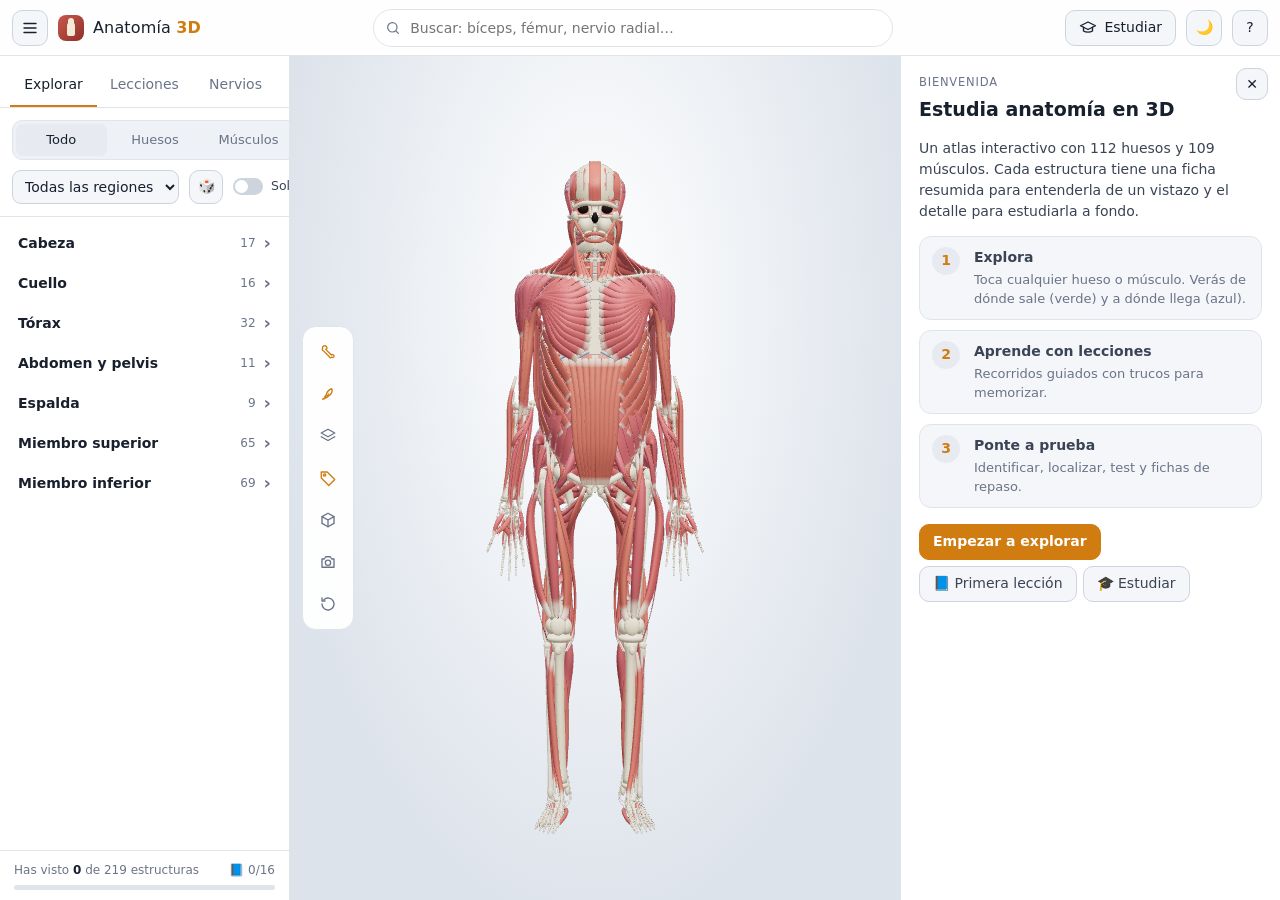
<file: index.html>
<!doctype html>
<html lang="es">
<head>
  <meta charset="utf-8" />
  <meta name="viewport" content="width=device-width, initial-scale=1, viewport-fit=cover" />
  <title>Anatomía 3D</title>
  <meta name="description" content="Atlas 3D interactivo de huesos y músculos para estudiar anatomía: orígenes, inserciones, inervación, irrigación, acciones, lecciones guiadas y modo estudio." />
  <meta name="theme-color" content="#0f1319" />
  <link rel="icon" href="data:image/svg+xml,%3Csvg xmlns='http://www.w3.org/2000/svg' viewBox='0 0 64 64'%3E%3Crect width='64' height='64' rx='14' fill='%23b8473e'/%3E%3Ccircle cx='32' cy='17' r='8' fill='%23f3ead8'/%3E%3Cpath d='M22 29h20l-3 15h-14z' fill='%23f3ead8'/%3E%3Cpath d='M26 44h4v12h-4zM34 44h4v12h-4z' fill='%23f3ead8'/%3E%3C/svg%3E" />
  <link rel="stylesheet" href="css/style.css" />
  <script type="importmap">{ "imports": { "three": "./vendor/three.module.min.js" } }</script>
</head>
<body>
  <header class="topbar">
    <button class="icon-btn" id="btnMenu" aria-label="Mostrar u ocultar el panel de navegación" title="Panel de navegación">
      <svg viewBox="0 0 24 24"><path d="M4 6h16M4 12h16M4 18h16" /></svg>
    </button>
    <div class="brand"><span class="logo"></span><span class="brand-name">Anatomía <b>3D</b></span></div>
    <div class="search">
      <svg class="search-ico" viewBox="0 0 24 24"><circle cx="11" cy="11" r="7" /><path d="m20 20-3.5-3.5" /></svg>
      <input id="search" type="search" placeholder="Buscar: bíceps, fémur, nervio radial…" autocomplete="off" aria-label="Buscar estructura" />
      <div id="searchResults" class="search-results" hidden></div>
    </div>
    <button class="btn study-btn" id="btnStudy" title="Modo estudio">
      <svg viewBox="0 0 24 24"><path d="M2 9l10-5 10 5-10 5z" /><path d="M6 11v5c3 2 9 2 12 0v-5" /></svg><span class="hide-sm">Estudiar</span>
    </button>
    <button class="icon-btn" id="btnTheme" aria-label="Cambiar tema" title="Tema claro">☀️</button>
    <button class="icon-btn" id="btnHelp" aria-label="Ayuda" title="Ayuda">?</button>
  </header>

  <!-- Panel izquierdo: navegación -->
  <aside class="side" id="side">
    <nav class="tabs" id="sideTabs" role="tablist">
      <button data-tab="explorar" class="on">Explorar</button>
      <button data-tab="lecciones">Lecciones</button>
      <button data-tab="nervios">Nervios</button>
    </nav>
    <section class="side-body" data-pane="explorar">
      <div class="filters">
        <div class="seg" id="typeFilter">
          <button data-type="todo" class="on">Todo</button>
          <button data-type="hueso">Huesos</button>
          <button data-type="musculo">Músculos</button>
          <button data-type="fav" title="Tus favoritos">★</button>
        </div>
        <div class="row">
          <select id="regionSelect" aria-label="Región"></select>
          <button class="icon-btn" id="btnRandom" title="Estructura al azar" aria-label="Estructura al azar">🎲</button>
          <label class="switch" title="Mostrar en el modelo solo la región elegida"><input type="checkbox" id="isolateRegion" /><span></span>Solo en 3D</label>
        </div>
      </div>
      <div class="list" id="list"></div>
    </section>
    <section class="side-body" data-pane="lecciones" hidden>
      <p class="pane-intro">Recorridos guiados paso a paso por los grupos que más se preguntan en los exámenes.</p>
      <div class="cards" id="lessonList"></div>
    </section>
    <section class="side-body" data-pane="nervios" hidden>
      <p class="pane-intro">Elige un nervio para ver en el modelo todos los músculos que inerva y qué pasa si se lesiona.</p>
      <div class="cards" id="nerveList"></div>
    </section>
    <footer class="progress" id="progress"></footer>
  </aside>

  <!-- Visor 3D -->
  <main class="stage" id="stage">
    <canvas id="canvas"></canvas>
    <div id="labels" class="labels"></div>
    <div id="tooltip" class="tooltip" hidden></div>
    <div id="loading" class="loading"><div class="spinner"></div><p>Construyendo el modelo anatómico…</p></div>

    <div class="toolbar" id="toolbar">
      <button class="tool on" data-tool="bones" title="Mostrar huesos"><svg viewBox="0 0 24 24"><path d="M7 4a2 2 0 0 0-2 3 2 2 0 0 0 1 3.5l7.5 7.5a2 2 0 0 0 3.5 1 2 2 0 0 0 3-2 2 2 0 0 0-3.5-1L9 8.5A2 2 0 0 0 7 4z" /></svg><span>Huesos</span></button>
      <button class="tool on" data-tool="muscles" title="Mostrar músculos"><svg viewBox="0 0 24 24"><path d="M5 19c3-1 4-4 5-7s3-6 7-7c1 3 0 6-2 8s-5 4-10 6z" /><path d="M8 15c2 0 4-1 5-3" /></svg><span>Músculos</span></button>
      <button class="tool" data-tool="layers" title="Capas, lado y transparencia"><svg viewBox="0 0 24 24"><path d="m12 3 9 5-9 5-9-5z" /><path d="m3 13 9 5 9-5" /></svg><span>Capas</span></button>
      <button class="tool on" data-tool="labels" title="Etiquetas con nombres"><svg viewBox="0 0 24 24"><path d="M3 12V4h8l10 10-8 8z" /><circle cx="7.5" cy="8" r="1.5" /></svg><span>Nombres</span></button>
      <button class="tool" data-tool="views" title="Vistas de cámara"><svg viewBox="0 0 24 24"><path d="M12 3 4 7.5v9L12 21l8-4.5v-9z" /><path d="m4 7.5 8 4.5 8-4.5M12 12v9" /></svg><span>Vistas</span></button>
      <button class="tool" data-tool="shot" title="Guardar imagen"><svg viewBox="0 0 24 24"><path d="M4 8h3l2-3h6l2 3h3v11H4z" /><circle cx="12" cy="13" r="3.5" /></svg><span>Foto</span></button>
      <button class="tool" data-tool="reset" title="Restablecer todo"><svg viewBox="0 0 24 24"><path d="M4 12a8 8 0 1 0 2.5-5.8" /><path d="M4 4v4h4" /></svg><span>Reiniciar</span></button>
    </div>

    <div class="pop" id="popLayers" hidden>
      <div class="pop-title">Profundidad muscular</div>
      <div class="seg small" id="depthSeg">
        <button data-d="1" class="on">Todas</button>
        <button data-d="2">Sin superficial</button>
        <button data-d="3">Profunda</button>
      </div>
      <div class="pop-title">Lado del cuerpo</div>
      <div class="seg small" id="sideSeg">
        <button data-s="ambos" class="on">Ambos</button>
        <button data-s="d">Derecho</button>
        <button data-s="i">Izquierdo</button>
      </div>
      <div class="pop-title">Transparencia de músculos</div>
      <input type="range" id="muscleOpacity" min="0.1" max="1" step="0.05" value="1" aria-label="Opacidad de los músculos" />
      <div class="pop-title">Corte anatómico</div>
      <div class="seg small" id="cutSeg">
        <button data-c="none" class="on">Ninguno</button>
        <button data-c="sagital" title="Separa derecha e izquierda">Sagital</button>
        <button data-c="coronal" title="Separa delante y detrás">Coronal</button>
        <button data-c="transversal" title="Separa arriba y abajo">Transv.</button>
      </div>
      <div class="row" id="cutRow" hidden>
        <input type="range" id="cutPos" min="0" max="1" step="0.005" value="0.5" aria-label="Posición del corte" />
        <button class="icon-btn" id="cutFlip" title="Ver el otro lado del corte" aria-label="Invertir corte">⇄</button>
      </div>
      <label class="switch"><input type="checkbox" id="showCart" checked /><span></span>Cartílagos y dientes</label>
      <label class="switch"><input type="checkbox" id="dimOthers" checked /><span></span>Atenuar lo no seleccionado</label>
    </div>
    <div class="pop" id="popViews" hidden>
      <div class="views-grid">
        <button data-view="front">Anterior</button>
        <button data-view="back">Posterior</button>
        <button data-view="right">Lateral der.</button>
        <button data-view="left">Lateral izq.</button>
        <button data-view="top">Superior</button>
        <button data-view="fit">Encuadrar</button>
      </div>
      <label class="switch"><input type="checkbox" id="autoRotate" /><span></span>Girar automáticamente</label>
    </div>

    <div class="legend" id="legend" hidden></div>
    <div class="toast" id="toast" hidden></div>
  </main>

  <!-- Panel derecho / hoja inferior en móvil: ficha, lección, nervio o estudio -->
  <aside class="sheet" id="sheet" aria-live="polite">
    <div class="sheet-grip" id="sheetGrip" aria-label="Ampliar o reducir"><span></span></div>
    <button class="icon-btn sheet-close" id="sheetClose" aria-label="Cerrar">✕</button>
    <button class="sheet-back" id="sheetBack" hidden>← <span></span></button>
    <div class="sheet-body" id="sheetBody"></div>
  </aside>

  <div class="modal" id="help" hidden>
    <div class="modal-box">
      <button class="icon-btn modal-close" id="helpClose" aria-label="Cerrar">✕</button>
      <h2>Cómo usar Anatomía 3D</h2>
      <div class="help-grid">
        <div><b>🖱️ Mover el modelo</b><p>Arrastra para girar, rueda o pellizco para acercar, clic derecho o dos dedos para desplazar.</p></div>
        <div><b>👆 Seleccionar</b><p>Toca una estructura del modelo o de la lista. Doble toque para acercarte a ella.</p></div>
        <div><b>🎨 Colores</b><p><span class="sw sw-s"></span> seleccionado · <span class="sw sw-o"></span> origen · <span class="sw sw-i"></span> inserción · <span class="sw sw-a"></span> articulación.</p></div>
        <div><b>🧅 Capas</b><p>Retira la capa superficial para ver los músculos profundos, o vuelve transparentes los músculos.</p></div>
        <div><b>📘 Lecciones</b><p>Recorridos guiados con trucos para memorizar (manguito rotador, cuádriceps, carpo…).</p></div>
        <div><b>⚡ Nervios</b><p>Elige un nervio y verás todos los músculos que inerva y qué ocurre si se lesiona.</p></div>
        <div><b>🎓 Estudiar</b><p>Identificar, localizar, preguntas tipo test y fichas con repaso espaciado.</p></div>
        <div><b>🔪 Corte anatómico</b><p>En Capas puedes cortar el cuerpo en un plano sagital, coronal o transversal y moverlo para ver por dentro.</p></div>
        <div><b>★ Favoritos</b><p>Guarda las estructuras que te cuestan, fíltralas en la lista y estúdialas en el modo estudio.</p></div>
        <div><b>📝 Examen</b><p>10 preguntas seguidas con nota final y lista de lo que debes repasar. Puedes imprimir cualquier ficha 🖨.</p></div>
        <div><b>⌨️ Atajos</b><p><kbd>/</kbd> buscar · <kbd>Esc</kbd> deseleccionar · <kbd>←</kbd><kbd>→</kbd> pasos de lección · <kbd>F</kbd> centrar · <kbd>H</kbd> ocultar.</p></div>
      </div>
      <p class="muted small">Modelo anatómico esquemático generado por código con fines de estudio: las formas son simplificadas. Los datos siguen la terminología anatómica estándar; contrasta siempre con tu atlas de referencia. Tus notas, progreso y fichas se guardan solo en este navegador.</p>
    </div>
  </div>

  <script type="module" src="js/main.js"></script>
</body>
</html>
</file>
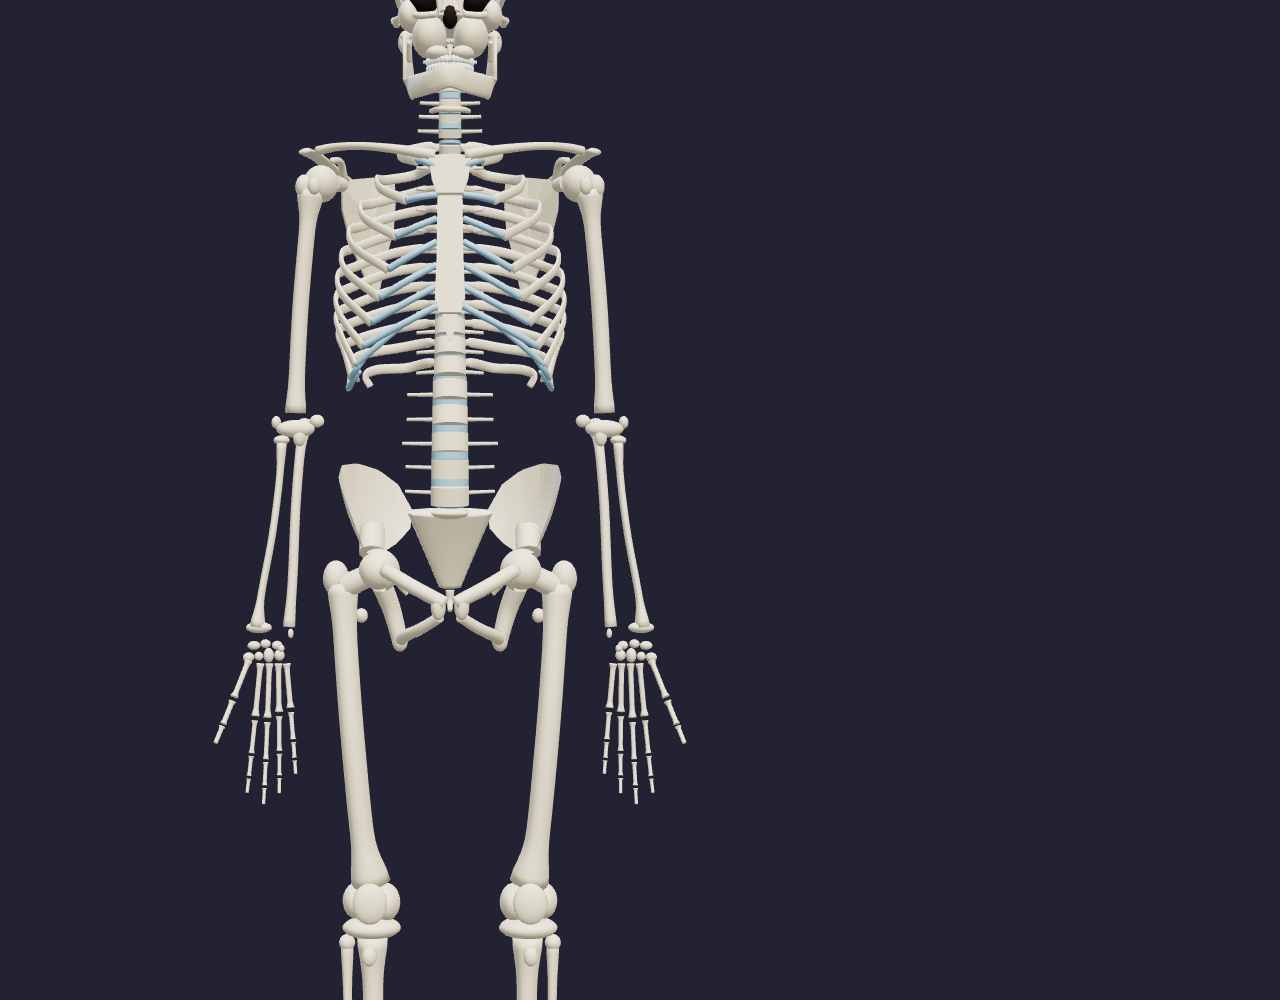
<file: dev/preview.html>
<!doctype html><html><head><meta charset="utf-8"><style>body{margin:0;background:#223}</style>
<script type="importmap">{"imports":{"three":"../vendor/three.module.min.js"}}</script></head><body>
<script type="module">
import * as THREE from 'three';
import { muscleMaterial, boneMaterial, setupEnvironment } from '../js/materials.js';
import { buildSkeleton, buildCartilage, buildTeeth, buildCavities } from '../js/model/skeleton.js';
const q = new URLSearchParams(location.search);
const view = q.get('view')||'front', tgt=(q.get('t')||'0,100,0').split(',').map(Number), dist=+(q.get('d')||230);
const r = new THREE.WebGLRenderer({antialias:true}); r.setSize(900,1000); document.body.appendChild(r.domElement);
const sc = new THREE.Scene(); sc.background=new THREE.Color('#223');
setupEnvironment(r, sc);
const bm = boneMaterial('#e9dfc6');
window.errs=[];
try{
for (const p of buildSkeleton()) { const m=new THREE.Mesh(p.geo,bm); sc.add(m);}
sc.add(new THREE.Mesh(buildTeeth(), new THREE.MeshStandardMaterial({color:'#fffdf5'}))); sc.add(new THREE.Mesh(buildCavities(), new THREE.MeshStandardMaterial({color:'#2a1d1a'})));
sc.add(new THREE.Mesh(buildCartilage(), new THREE.MeshStandardMaterial({color:'#9fc3d6'})));
if (q.get('muscles')) { const mod = await import('../js/model/muscles.js'); for (const p of mod.buildMuscles()) { const m=new THREE.Mesh(p.geo,muscleMaterial(new THREE.Color().setHSL(0.99+Math.random()*0.025,0.62,0.33+Math.random()*0.05))); if(!q.get('only')||p.id.includes(q.get('only'))) sc.add(m);} }
}catch(e){window.errs.push(String(e.stack||e));}
const cam = new THREE.PerspectiveCamera(30,0.9,1,2000);
const dirs={front:[0,0,1],back:[0,0,-1],right:[-1,0,0],left:[1,0,0],top:[0,1,0.01],q:[0.7,0.2,0.7],bottom:[0,-1,0.01]};
const d=new THREE.Vector3(...dirs[view]).normalize().multiplyScalar(dist);
cam.position.set(tgt[0]+d.x,tgt[1]+d.y,tgt[2]+d.z); cam.lookAt(...tgt);
r.render(sc,cam); window.done=true;
</script></body></html>
</file>
<file: css/style.css>
:root {
  --bg: #0f1319;
  --surface: #151a22;
  --surface2: #1b212b;
  --raise: #222a36;
  --line: #262e3b;
  --line2: #323c4c;
  --text: #e8ecf2;
  --text2: #b9c2d0;
  --muted: #8691a4;
  --accent: #f0a63a;
  --accent-soft: rgba(240, 166, 58, 0.14);
  --orig: #3ccf7e;
  --ins: #4e9bff;
  --both: #ffd35a;
  --art: #b083ff;
  --les: #e8c48f;
  --info: #5cc8ff;
  --bone: #e9dfc6;
  --muscle: #c4544a;
  --r: 12px;
  --side-w: 290px;
  --sheet-w: 380px;
  --top-h: 56px;
  --safe-b: env(safe-area-inset-bottom, 0px);
  color-scheme: dark;
}
* { box-sizing: border-box; }
[hidden] { display: none !important; }
html, body { height: 100%; margin: 0; }
body {
  background: var(--bg);
  color: var(--text);
  font: 14px/1.5 system-ui, -apple-system, 'Segoe UI', Roboto, Ubuntu, sans-serif;
  overflow: hidden;
  -webkit-tap-highlight-color: transparent;
}
button { font: inherit; color: inherit; cursor: pointer; }
input, select, textarea { font: inherit; color: inherit; }
svg { width: 18px; height: 18px; fill: none; stroke: currentColor; stroke-width: 1.8; stroke-linecap: round; stroke-linejoin: round; flex: none; }
.muted { color: var(--muted); }
.small { font-size: 12px; }
kbd { background: var(--raise); border: 1px solid var(--line2); border-radius: 4px; padding: 0 5px; font-size: 12px; }

/* ---------------- Barra superior ---------------- */
.topbar {
  position: fixed; inset: 0 0 auto 0; height: var(--top-h); z-index: 40;
  display: flex; align-items: center; gap: 10px; padding: 0 12px;
  background: rgba(15, 19, 25, 0.92); backdrop-filter: blur(10px);
  border-bottom: 1px solid var(--line);
}
.brand { display: flex; align-items: center; gap: 9px; font-size: 16px; white-space: nowrap; letter-spacing: .01em; }
.brand b { color: var(--accent); font-weight: 700; }
.logo { width: 26px; height: 26px; border-radius: 8px; background: linear-gradient(135deg, #c9584d, #8e3029); position: relative; }
.logo::after { content: ''; position: absolute; inset: 7px 9px 5px; border-radius: 4px 4px 2px 2px; background: #f3ead8; box-shadow: 0 -5px 0 -1px #f3ead8; }
.search { position: relative; flex: 1; max-width: 520px; margin: 0 auto; }
.search-ico { position: absolute; left: 12px; top: 50%; transform: translateY(-50%); color: var(--muted); width: 16px; height: 16px; }
.search input {
  width: 100%; height: 38px; padding: 0 14px 0 36px; border-radius: 19px;
  background: var(--surface); border: 1px solid var(--line); outline: none; transition: border-color .15s;
}
.search input:focus { border-color: var(--accent); }
.search-results {
  position: absolute; top: 44px; left: 0; right: 0; max-height: 62vh; overflow: auto; z-index: 50;
  background: var(--surface2); border: 1px solid var(--line2); border-radius: var(--r);
  box-shadow: 0 16px 40px rgba(0,0,0,.5); padding: 4px;
}
.search-results button { display: flex; width: 100%; text-align: left; gap: 10px; align-items: center; padding: 8px 10px; border: 0; background: none; border-radius: 8px; }
.search-results button:hover, .search-results button.active { background: var(--raise); }
.search-results small { color: var(--muted); }
.btn {
  height: 36px; padding: 0 13px; border-radius: 10px; border: 1px solid var(--line2);
  background: var(--surface2); display: inline-flex; align-items: center; gap: 7px; white-space: nowrap; transition: background .15s, border-color .15s;
}
.btn:hover { background: var(--raise); }
.btn.primary { background: var(--accent); color: #241603; border-color: var(--accent); font-weight: 600; }
.btn.ghost { background: transparent; }
.btn.sm { height: 30px; font-size: 12.5px; padding: 0 10px; }
.study-btn.on { background: var(--accent); color: #241603; border-color: var(--accent); }
.icon-btn { width: 36px; height: 36px; border-radius: 10px; border: 1px solid var(--line2); background: var(--surface2); display: grid; place-items: center; flex: none; }
.icon-btn:hover { background: var(--raise); }

/* ---------------- Panel lateral ---------------- */
.side {
  position: fixed; top: var(--top-h); bottom: 0; left: 0; width: var(--side-w); z-index: 30;
  background: var(--surface); border-right: 1px solid var(--line);
  display: flex; flex-direction: column; transition: transform .25s ease;
}
body.side-closed .side { transform: translateX(-102%); }
.tabs { display: flex; gap: 4px; padding: 10px 10px 0; border-bottom: 1px solid var(--line); }
.tabs button { flex: 1; border: 0; background: none; padding: 8px 4px 10px; color: var(--muted); border-bottom: 2px solid transparent; font-weight: 500; }
.tabs button.on { color: var(--text); border-bottom-color: var(--accent); }
.side-body { flex: 1; overflow: auto; display: flex; flex-direction: column; min-height: 0; }
.filters { padding: 12px; display: grid; gap: 10px; border-bottom: 1px solid var(--line); }
.row { display: flex; gap: 10px; align-items: center; }
select {
  flex: 1; height: 34px; border-radius: 9px; border: 1px solid var(--line2); background: var(--surface2); padding: 0 8px; min-width: 0;
}
.seg { display: flex; background: var(--bg); border: 1px solid var(--line); border-radius: 10px; padding: 3px; gap: 3px; }
.seg button { flex: 1; border: 0; background: none; padding: 6px 6px; border-radius: 7px; color: var(--muted); font-size: 13px; }
.seg button.on { background: var(--raise); color: var(--text); box-shadow: 0 1px 0 rgba(255,255,255,.04) inset; }
.seg.small button { padding: 4px 6px; font-size: 12px; }
.switch { display: flex; align-items: center; gap: 8px; font-size: 12.5px; color: var(--text2); cursor: pointer; user-select: none; white-space: nowrap; }
.switch input { position: absolute; opacity: 0; pointer-events: none; }
.switch span { width: 30px; height: 17px; border-radius: 9px; background: var(--line2); position: relative; flex: none; transition: background .15s; }
.switch span::after { content: ''; position: absolute; left: 2px; top: 2px; width: 13px; height: 13px; border-radius: 50%; background: #d7dde7; transition: transform .15s; }
.switch input:checked + span { background: var(--accent); }
.switch input:checked + span::after { transform: translateX(13px); background: #fff; }
.switch input:focus-visible + span { outline: 2px solid var(--accent); outline-offset: 2px; }
.list { padding: 6px 8px 16px; }
.list details { margin: 1px 0; }
.list summary {
  list-style: none; cursor: pointer; padding: 9px 10px; border-radius: 9px; font-weight: 600; display: flex; gap: 8px; align-items: center;
}
.list summary::-webkit-details-marker { display: none; }
.list summary .count { margin-left: auto; color: var(--muted); font-weight: 400; font-size: 12px; }
.list summary::after { content: '›'; color: var(--muted); transition: transform .15s; font-size: 18px; line-height: 1; }
.list details[open] > summary::after { transform: rotate(90deg); }
.list summary:hover { background: var(--surface2); }
.list .grp { margin: 8px 0 2px 12px; font-size: 11px; text-transform: uppercase; letter-spacing: .06em; color: var(--muted); }
.list .item {
  display: flex; align-items: center; gap: 9px; width: 100%; text-align: left; border: 0; background: none; padding: 6px 10px 6px 14px; border-radius: 8px; color: var(--text2);
}
.list .item:hover { background: var(--surface2); color: var(--text); }
.list .item.sel { background: var(--accent-soft); color: var(--text); font-weight: 500; }
.list .item .seen { margin-left: auto; color: var(--orig); font-size: 11px; opacity: .8; }
.dot { width: 8px; height: 8px; border-radius: 50%; flex: none; }
.dot.hueso { background: var(--bone); }
.dot.musculo { background: var(--muscle); }
.dot.nervio { background: #ffe066; }
.pane-intro { margin: 12px 14px 4px; color: var(--muted); font-size: 13px; }
.cards { display: grid; gap: 8px; padding: 10px 12px 16px; }
.card-btn {
  text-align: left; border: 1px solid var(--line); background: var(--surface2); border-radius: var(--r); padding: 11px 12px; display: grid; gap: 4px; transition: border-color .15s, background .15s;
}
.card-btn:hover { border-color: var(--line2); background: var(--raise); }
.card-btn.on { border-color: var(--accent); background: var(--accent-soft); }
.card-btn b { font-size: 14px; }
.card-btn small { color: var(--muted); }
.card-meta { display: flex; gap: 6px; flex-wrap: wrap; }
.progress { padding: 10px 14px calc(10px + var(--safe-b)); border-top: 1px solid var(--line); font-size: 12px; color: var(--muted); display: grid; gap: 6px; }
.bar { height: 5px; border-radius: 3px; background: var(--line); overflow: hidden; }
.bar i { display: block; height: 100%; background: linear-gradient(90deg, var(--accent), #ffd27a); border-radius: 3px; transition: width .3s; }

/* ---------------- Visor ---------------- */
.stage {
  position: fixed; top: var(--top-h); bottom: 0; left: var(--side-w); right: 0;
  background: radial-gradient(ellipse at 50% 30%, #1d2531 0%, #10141b 72%);
  transition: left .25s ease, right .25s ease;
}
body.side-closed .stage { left: 0; }
body.sheet-open .stage { right: var(--sheet-w); }
#canvas { width: 100%; height: 100%; display: block; touch-action: none; outline: none; cursor: grab; }
#canvas:active { cursor: grabbing; }
.labels { position: absolute; inset: 0; pointer-events: none; overflow: hidden; }
.lbl {
  position: absolute; left: 0; top: 0; pointer-events: auto; cursor: pointer;
  font-size: 11.5px; padding: 2px 8px; border-radius: 999px; white-space: nowrap;
  background: rgba(12, 15, 21, .82); border: 1px solid var(--line2); color: var(--text);
  transform: translate(-50%, -50%); will-change: transform;
}
.lbl::before { content: ''; display: inline-block; width: 7px; height: 7px; border-radius: 50%; margin-right: 6px; background: var(--c, var(--accent)); vertical-align: 0; }
.lbl.main { font-weight: 600; font-size: 12.5px; border-color: var(--accent); }
.tooltip {
  position: absolute; pointer-events: none; z-index: 5; padding: 5px 10px; border-radius: 8px; font-size: 12px;
  background: rgba(10, 13, 19, .92); border: 1px solid var(--line2); white-space: nowrap; transform: translate(14px, 14px);
}
.loading { position: absolute; inset: 0; display: grid; place-content: center; text-align: center; gap: 10px; color: var(--muted); z-index: 6; }
.loading.done { display: none; }
.spinner { width: 38px; height: 38px; margin: 0 auto; border-radius: 50%; border: 3px solid var(--line2); border-top-color: var(--accent); animation: spin 1s linear infinite; }
@keyframes spin { to { transform: rotate(360deg); } }

.toolbar {
  position: absolute; left: 12px; top: 50%; transform: translateY(-50%); z-index: 4;
  display: flex; flex-direction: column; gap: 2px; padding: 5px;
  background: rgba(21, 26, 34, .88); backdrop-filter: blur(8px); border: 1px solid var(--line); border-radius: 14px;
}
.tool { position: relative; width: 40px; height: 40px; border: 0; background: none; border-radius: 10px; display: grid; place-items: center; color: var(--muted); }
.tool:hover { background: var(--raise); color: var(--text); }
.tool.on { color: var(--accent); }
.tool.active { background: var(--raise); color: var(--text); }
.tool span {
  position: absolute; left: 48px; top: 50%; transform: translateY(-50%); white-space: nowrap; pointer-events: none;
  background: rgba(10,13,19,.94); border: 1px solid var(--line2); padding: 3px 8px; border-radius: 7px; font-size: 12px; color: var(--text);
  opacity: 0; transition: opacity .12s;
}
.tool:hover span { opacity: 1; }
.pop {
  position: absolute; left: 66px; top: 50%; transform: translateY(-50%); z-index: 5; width: 250px; display: grid; gap: 8px; padding: 12px;
  background: rgba(21, 26, 34, .97); border: 1px solid var(--line2); border-radius: 14px; box-shadow: 0 14px 34px rgba(0,0,0,.45);
}
.pop-title { font-size: 11.5px; color: var(--muted); text-transform: uppercase; letter-spacing: .05em; margin-top: 2px; }
.pop input[type=range] { width: 100%; accent-color: var(--accent); }
.views-grid { display: grid; grid-template-columns: 1fr 1fr; gap: 6px; }
.views-grid button { border: 1px solid var(--line2); background: var(--surface2); border-radius: 9px; padding: 7px; font-size: 12.5px; }
.views-grid button:hover { background: var(--raise); }
.legend {
  position: absolute; left: 50%; bottom: calc(14px + var(--safe-b)); transform: translateX(-50%); z-index: 3;
  display: flex; gap: 12px; flex-wrap: wrap; justify-content: center; padding: 6px 12px; max-width: calc(100% - 24px);
  background: rgba(21, 26, 34, .85); border: 1px solid var(--line); border-radius: 999px; font-size: 12px; color: var(--text2);
}
.legend span { display: inline-flex; align-items: center; gap: 6px; white-space: nowrap; }
.sw { display: inline-block; width: 10px; height: 10px; border-radius: 3px; flex: none; }
.sw-s { background: var(--accent); }
.sw-o { background: var(--orig); }
.sw-i { background: var(--ins); }
.sw-b { background: var(--both); }
.sw-a { background: var(--art); }
.sw-l { background: var(--les); }
.toast {
  position: absolute; left: 50%; top: 14px; transform: translateX(-50%); z-index: 6; max-width: min(460px, calc(100% - 24px));
  background: rgba(21, 26, 34, .96); border: 1px solid var(--line2); border-radius: 12px; padding: 9px 14px; font-size: 13px; color: var(--text2); text-align: center;
  box-shadow: 0 10px 26px rgba(0,0,0,.4);
}

/* ---------------- Ficha (panel derecho) ---------------- */
.sheet {
  position: fixed; top: var(--top-h); bottom: 0; right: 0; width: var(--sheet-w); z-index: 30;
  background: var(--surface); border-left: 1px solid var(--line);
  transform: translateX(102%); transition: transform .25s ease;
  display: flex; flex-direction: column;
}
body.sheet-open .sheet { transform: none; }
.sheet-grip { display: none; }
.sheet-close { position: absolute; top: 12px; right: 12px; z-index: 2; width: 32px; height: 32px; }
.sheet-back { align-self: flex-start; margin: 12px 56px 0 14px; border: 0; background: var(--surface2); border-radius: 8px; padding: 4px 10px; font-size: 12.5px; color: var(--text2); max-width: calc(100% - 80px); overflow: hidden; text-overflow: ellipsis; white-space: nowrap; }
.sheet-back:hover { color: var(--text); background: var(--raise); }
.sheet-body { flex: 1; overflow: auto; padding: 18px 18px calc(24px + var(--safe-b)); overscroll-behavior: contain; }
.kicker { font-size: 11.5px; text-transform: uppercase; letter-spacing: .07em; color: var(--muted); display: flex; gap: 6px; align-items: center; margin-bottom: 4px; padding-right: 40px; }
.title { margin: 0; font-size: 21px; line-height: 1.2; padding-right: 36px; }
.latin { color: var(--muted); font-style: italic; margin-top: 3px; font-size: 13px; }
.peek-line { display: none; margin: 6px 0 0; color: var(--text2); font-size: 13.5px; }
.chips { display: flex; flex-wrap: wrap; gap: 6px; margin: 10px 0 0; }
.chip { font-size: 11.5px; padding: 2px 9px; border-radius: 999px; background: var(--surface2); color: var(--text2); border: 1px solid var(--line); }
.side-switch { display: inline-flex; margin-top: 12px; }
.ptabs { display: flex; gap: 2px; margin: 14px -18px 0; padding: 0 12px; border-bottom: 1px solid var(--line); overflow-x: auto; scrollbar-width: none; position: sticky; top: -18px; background: var(--surface); z-index: 1; }
.ptabs::-webkit-scrollbar { display: none; }
.ptabs button { border: 0; background: none; padding: 10px 9px; color: var(--muted); border-bottom: 2px solid transparent; white-space: nowrap; font-size: 13px; }
.ptabs button.on { color: var(--text); border-bottom-color: var(--accent); }
.pane { padding-top: 14px; display: grid; gap: 14px; }
.quick { display: grid; gap: 2px; background: var(--surface2); border: 1px solid var(--line); border-radius: var(--r); overflow: hidden; }
.qrow { display: grid; grid-template-columns: 28px 1fr; gap: 8px; padding: 10px 12px; align-items: start; }
.qrow + .qrow { border-top: 1px solid var(--line); }
.qico { font-size: 16px; line-height: 1.3; text-align: center; }
.qrow b { display: block; font-size: 11.5px; text-transform: uppercase; letter-spacing: .05em; color: var(--muted); font-weight: 600; margin-bottom: 1px; }
.qrow p { margin: 0; color: var(--text); }
.flow-v { display: grid; gap: 4px; }
.flow-v .links { margin-bottom: 4px; }
.flow { display: flex; align-items: center; flex-wrap: wrap; gap: 6px; }
.flow .arrow { color: var(--muted); }
.flow .me { font-weight: 600; color: var(--accent); }
.tip { border-radius: var(--r); padding: 10px 12px; font-size: 13.5px; }
.tip.clin { background: rgba(92, 200, 255, .08); border: 1px solid rgba(92, 200, 255, .25); }
.tip.trick { background: rgba(240, 166, 58, .08); border: 1px solid rgba(240, 166, 58, .3); }
.tip b { display: block; font-size: 11.5px; text-transform: uppercase; letter-spacing: .05em; margin-bottom: 3px; }
.tip.clin b { color: var(--info); }
.tip.trick b { color: var(--accent); }
.block h3 { margin: 0 0 6px; font-size: 11.5px; text-transform: uppercase; letter-spacing: .06em; color: var(--muted); font-weight: 600; }
.block p { margin: 0; color: var(--text2); }
.block ul { margin: 0; padding-left: 18px; color: var(--text2); display: grid; gap: 3px; }
.links { display: flex; flex-wrap: wrap; gap: 6px; }
.link {
  border: 1px solid var(--line); background: var(--surface2); border-radius: 9px; padding: 4px 10px; font-size: 13px; display: inline-flex; gap: 7px; align-items: center; text-align: left; transition: border-color .15s;
}
.link:hover { border-color: var(--accent); }
.link small { color: var(--muted); font-size: 11.5px; }
.link.o { box-shadow: inset 3px 0 0 var(--orig); }
.link.i { box-shadow: inset 3px 0 0 var(--ins); }
.link.a { box-shadow: inset 3px 0 0 var(--art); }
.actions { display: flex; flex-wrap: wrap; gap: 6px; }
.notes { width: 100%; min-height: 140px; resize: vertical; border-radius: var(--r); border: 1px solid var(--line2); background: var(--surface2); padding: 10px 12px; outline: none; line-height: 1.5; }
.notes:focus { border-color: var(--accent); }
.empty { color: var(--text2); }
.empty h2 { color: var(--text); margin: 4px 0 8px; font-size: 19px; }
.steps-intro { display: grid; gap: 10px; margin-top: 14px; }
.step-card { display: grid; grid-template-columns: 32px 1fr; gap: 10px; align-items: start; background: var(--surface2); border: 1px solid var(--line); border-radius: var(--r); padding: 10px 12px; }
.step-card .n { width: 28px; height: 28px; border-radius: 50%; display: grid; place-items: center; background: var(--raise); font-weight: 700; color: var(--accent); }
.step-card b { display: block; }
.step-card p { margin: 2px 0 0; color: var(--muted); font-size: 13px; }

/* Lección */
.lesson-steps { display: grid; gap: 6px; counter-reset: st; }
.lstep { display: grid; grid-template-columns: 26px 1fr; gap: 10px; text-align: left; border: 1px solid var(--line); background: var(--surface2); border-radius: var(--r); padding: 10px 12px; color: var(--muted); }
.lstep .n { width: 24px; height: 24px; border-radius: 50%; display: grid; place-items: center; background: var(--raise); font-size: 12px; font-weight: 700; }
.lstep.on { border-color: var(--accent); background: var(--accent-soft); color: var(--text); }
.lstep.on .n { background: var(--accent); color: #241603; }
.lstep.done .n { background: rgba(60, 207, 126, .2); color: var(--orig); }
.lesson-nav { display: flex; gap: 8px; align-items: center; position: sticky; bottom: -24px; background: var(--surface); padding: 10px 0 4px; }
.lesson-nav .grow { flex: 1; text-align: center; color: var(--muted); font-size: 12.5px; }

/* Estudio */
.study-q { font-size: 16px; font-weight: 500; }
.study-q .target { color: var(--accent); font-weight: 700; }
.opts { display: grid; gap: 7px; }
.opts button { border: 1px solid var(--line2); background: var(--surface2); border-radius: 10px; padding: 10px 12px; text-align: left; transition: border-color .15s, background .15s; }
.opts button:hover { border-color: #4a566b; }
.opts button.ok { background: rgba(60, 207, 126, .16); border-color: var(--orig); }
.opts button.bad { background: rgba(255, 92, 92, .16); border-color: #ff5c5c; }
.feedback { border-radius: var(--r); padding: 10px 12px; }
.feedback.ok { background: rgba(60, 207, 126, .1); border: 1px solid rgba(60, 207, 126, .35); }
.feedback.bad { background: rgba(255, 92, 92, .08); border: 1px solid rgba(255, 92, 92, .3); }
.score { display: flex; gap: 8px; flex-wrap: wrap; }
.stat { flex: 1; min-width: 70px; background: var(--surface2); border: 1px solid var(--line); border-radius: 10px; padding: 7px 10px; }
.stat b { display: block; font-size: 18px; }
.stat span { font-size: 11px; color: var(--muted); text-transform: uppercase; letter-spacing: .05em; }
.flash { border: 1px solid var(--line2); background: var(--surface2); border-radius: 16px; padding: 18px; min-height: 140px; display: grid; gap: 10px; align-content: center; text-align: center; }
.flash h3 { margin: 0; font-size: 19px; }
.boxes { display: flex; gap: 4px; }
.boxes div { flex: 1; text-align: center; font-size: 11px; color: var(--muted); }
.boxes div i { display: block; height: 6px; border-radius: 3px; background: var(--line); margin-bottom: 3px; }
.boxes div i.f { background: var(--accent); }

/* ---------------- Modal ---------------- */
.modal { position: fixed; inset: 0; background: rgba(0,0,0,.6); z-index: 60; display: grid; place-items: center; padding: 16px; }
.modal-box { position: relative; max-width: 720px; width: 100%; background: var(--surface2); border: 1px solid var(--line2); border-radius: 18px; padding: 22px 24px; max-height: 90vh; overflow: auto; }
.modal-box h2 { margin: 0 0 14px; }
.modal-close { position: absolute; top: 14px; right: 14px; }
.help-grid { display: grid; grid-template-columns: 1fr 1fr; gap: 12px; margin-bottom: 14px; }
.help-grid div { background: var(--surface); border: 1px solid var(--line); border-radius: var(--r); padding: 10px 12px; }
.help-grid p { margin: 4px 0 0; color: var(--text2); font-size: 13px; }

/* ---------------- Responsive ---------------- */
@media (max-width: 1180px) {
  :root { --side-w: 260px; --sheet-w: 340px; }
}
@media (max-width: 860px) {
  :root { --top-h: 54px; }
  .topbar { gap: 8px; padding: 0 8px; }
  .brand-name, .hide-sm { display: none; }
  .search input { font-size: 16px; height: 38px; }
  .study-btn { width: 38px; padding: 0; justify-content: center; }
  .stage, body.side-closed .stage, body.sheet-open .stage { left: 0; right: 0; }
  .side { width: min(86vw, 340px); box-shadow: 0 0 50px rgba(0,0,0,.6); transform: translateX(-102%); }
  body.side-open .side { transform: none; }
  body.side-closed .side { transform: translateX(-102%); }
  /* ficha lateral (móvil horizontal) */
  .sheet { width: min(46vw, 380px); box-shadow: 0 0 40px rgba(0,0,0,.5); }
  .sheet-close { width: 32px; height: 32px; }
}
@media (max-width: 860px) and (orientation: portrait) {
  /* hoja inferior */
  .sheet {
    top: auto; left: 0; right: 0; width: auto; height: 86vh; height: 86dvh; border-left: 0; border-top: 1px solid var(--line2);
    border-radius: 18px 18px 0 0; box-shadow: 0 -12px 40px rgba(0,0,0,.5);
    transform: translateY(100%); transition: transform .28s cubic-bezier(.2,.8,.2,1);
  }
  body.sheet-open .sheet { transform: translateY(calc(86dvh - var(--peek, 200px))); }
  body.sheet-open.sheet-full .sheet { transform: none; }
  .sheet-grip { display: grid; place-items: center; height: 22px; cursor: grab; touch-action: none; flex: none; }
  .sheet-grip span { width: 42px; height: 5px; border-radius: 3px; background: var(--line2); }
  .sheet-close { top: 18px; right: 10px; }
  .sheet-body { padding: 4px 16px calc(24px + var(--safe-b)); }
  body:not(.sheet-full) .sheet-body { overflow: hidden; }
  .ptabs { margin: 12px -16px 0; top: -4px; }
  .peek-line { display: block; }
  .sheet-back { margin-top: 2px; }
  body.sheet-open .legend { display: none !important; }
}
@media (max-width: 860px) {
  .toolbar { left: auto; right: 8px; top: 10px; transform: none; padding: 3px; }
  .tool { width: 40px; height: 40px; }
  .tool span { display: none; }
  .pop { left: auto; right: 60px; top: 10px; transform: none; width: min(260px, calc(100vw - 80px)); }
  .legend { bottom: calc(12px + var(--safe-b)); font-size: 11px; gap: 8px; border-radius: 12px; }
  .toast { top: 10px; left: 12px; right: 64px; transform: none; max-width: none; }
  .help-grid { grid-template-columns: 1fr; }
  .lesson-nav { bottom: calc(-24px - var(--safe-b)); }
}
@media (hover: none) {
  .tool span { display: none; }
}
@media (max-width: 860px) and (orientation: landscape) {
  body.sheet-open .stage { right: min(46vw, 380px); }
  .sheet-body { padding: 14px 14px 20px; }
}

/* ---------------- Extras ---------------- */
.chip.fav { cursor: pointer; }
.chip.fav.on { color: var(--accent); border-color: var(--accent); background: var(--accent-soft); }
.list .item .star { color: var(--accent); font-size: 11px; margin-left: auto; }
.list .item .star + .seen { margin-left: 6px; }
.row .icon-btn { width: 34px; height: 34px; }
#cutRow input { flex: 1; accent-color: var(--accent); }
.exam-bar { display: grid; gap: 5px; font-size: 12px; color: var(--muted); }
.study-modes { flex-wrap: wrap; }
.print-shot, .print-h { display: none; }
#typeFilter button[data-type=fav] { flex: 0 0 38px; }

/* ---------------- Tema claro ---------------- */
:root[data-theme='light'] {
  --bg: #eef1f5;
  --surface: #ffffff;
  --surface2: #f4f6f9;
  --raise: #e7ebf1;
  --line: #e0e5ec;
  --line2: #cdd4de;
  --text: #18202d;
  --text2: #3a4455;
  --muted: #6a7488;
  --accent: #d07c10;
  --accent-soft: rgba(208, 124, 16, 0.12);
  --orig: #1f9d58;
  --ins: #2f78e0;
  --art: #8a55e6;
  --info: #1683c4;
  color-scheme: light;
}
:root[data-theme='light'] .topbar { background: rgba(255, 255, 255, 0.92); }
:root[data-theme='light'] .stage { background: radial-gradient(ellipse at 50% 30%, #ffffff 0%, #dde3eb 75%); }
:root[data-theme='light'] .toolbar,
:root[data-theme='light'] .legend,
:root[data-theme='light'] .pop,
:root[data-theme='light'] .toast { background: rgba(255, 255, 255, 0.94); }
:root[data-theme='light'] .lbl { background: rgba(255, 255, 255, 0.92); }
:root[data-theme='light'] .tooltip { background: rgba(255, 255, 255, 0.96); color: var(--text); }
:root[data-theme='light'] .btn.primary,
:root[data-theme='light'] .study-btn.on { color: #fff; }
:root[data-theme='light'] .lstep.on .n { color: #fff; }
:root[data-theme='light'] .switch span::after { background: #fff; }

/* ---------------- Impresión de fichas ---------------- */
@media print {
  @page { margin: 14mm; }
  html, body { overflow: visible !important; height: auto; background: #fff !important; color: #111 !important; }
  .topbar, .side, .stage, .sheet-grip, .sheet-close, .sheet-back, .ptabs, .actions, .modal, .legend, .toast { display: none !important; }
  .sheet { position: static !important; transform: none !important; width: auto !important; height: auto !important; border: 0 !important; box-shadow: none !important; background: #fff !important; border-radius: 0 !important; }
  .sheet-body { overflow: visible !important; padding: 0 !important; }
  .print-shot { display: block; max-width: 100%; max-height: 90mm; margin: 10px auto; border-radius: 8px; background: #1a212b; }
  .print-h { display: block; margin: 16px 0 4px; font-size: 15px; border-bottom: 1px solid #ccc; padding-bottom: 3px; }
  .title, .block p, .block ul, .qrow p, .tip, .link, .chip { color: #111 !important; }
  .quick, .tip, .link, .chip { background: #fff !important; border-color: #bbb !important; }
  .peek-line { display: none !important; }
  .side-switch, .chip.fav { display: none !important; }
  .pane { break-inside: auto; }
  .block, .qrow, .tip { break-inside: avoid; }
}
/* foco visible para navegar con teclado */
:focus-visible { outline: 2px solid var(--accent); outline-offset: 2px; }
button:focus:not(:focus-visible) { outline: none; }
@media (prefers-reduced-motion: reduce) {
  * { transition: none !important; animation: none !important; }
}
</file>
